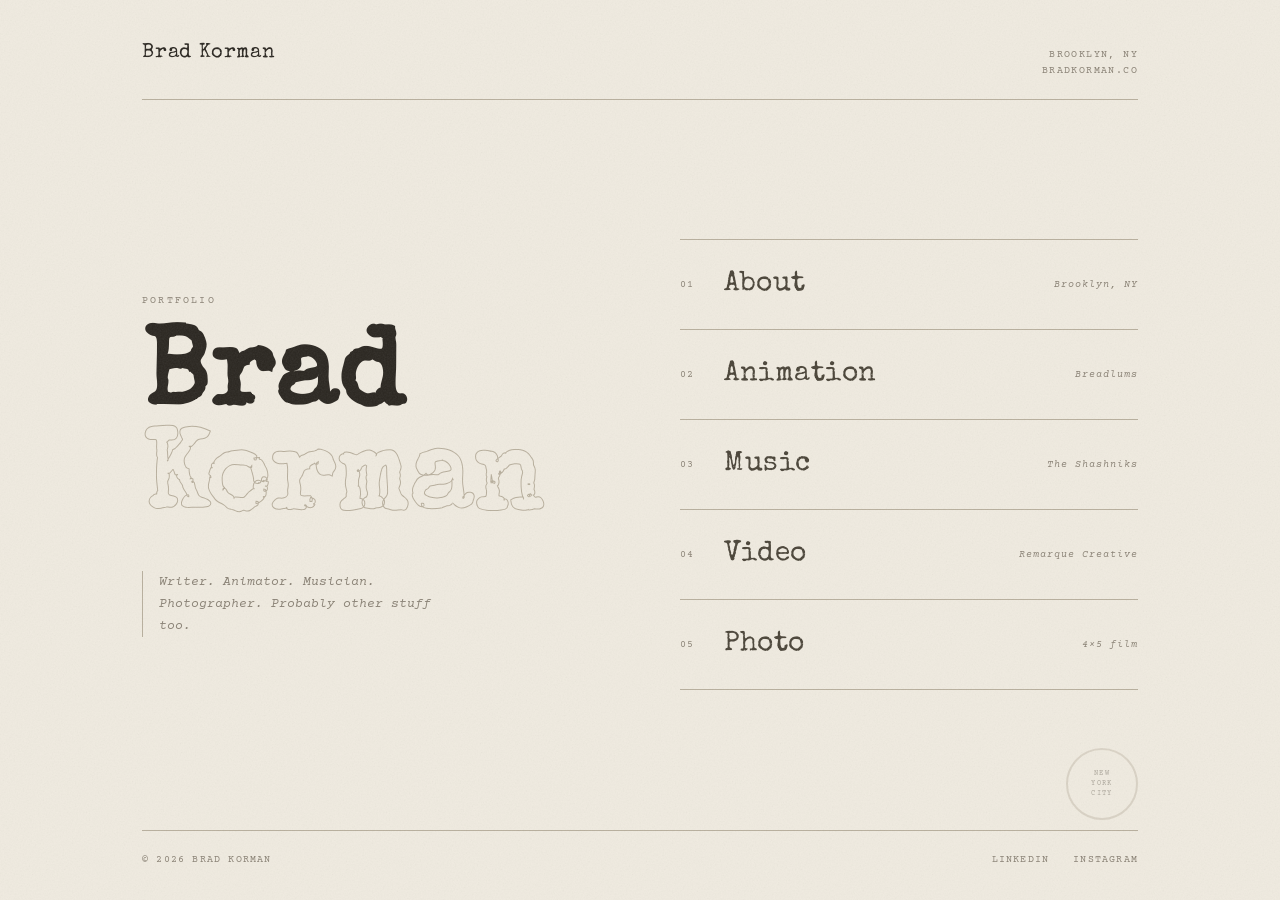
<file: index.html>
<!DOCTYPE html>
<html lang="en">
<head>
  <meta charset="UTF-8">
  <meta name="viewport" content="width=device-width, initial-scale=1.0">
  <meta name="description" content="Brad Korman — Writer, animator, musician, and photographer based in Brooklyn, NY.">
  <title>Brad Korman</title>
  <link rel="preconnect" href="https://fonts.googleapis.com">
  <link rel="preconnect" href="https://fonts.gstatic.com" crossorigin>
  <link href="https://fonts.googleapis.com/css2?family=Special+Elite&family=Courier+Prime:ital,wght@0,400;0,700;1,400&display=swap" rel="stylesheet">
  <link rel="stylesheet" href="style.css">
  <style>
    /* Homepage-specific styles */
    main {
      display: grid;
      grid-template-columns: 1fr 1fr;
      gap: 80px;
      align-items: center;
      padding: 72px 0;
    }

    /* Large display name */
    .headline {
      font-family: 'Special Elite', cursive;
      font-size: clamp(64px, 9vw, 110px);
      line-height: 0.95;
      color: var(--ink);
      letter-spacing: 0.01em;
      margin-bottom: 32px;
    }

    /* Outlined "ghost" version of last name */
    .headline .ghost {
      display: block;
      color: transparent;
      -webkit-text-stroke: 1px var(--rule);
    }

    .eyebrow {
      font-size: 10px;
      letter-spacing: 0.22em;
      color: var(--ink-faint);
      text-transform: uppercase;
      margin-bottom: 20px;
      display: block;
    }

    /* Short tagline beneath the name */
    .tagline {
      font-size: 13px;
      color: var(--ink-faint);
      font-style: italic;
      line-height: 1.7;
      max-width: 320px;
      border-left: 1px solid var(--rule);
      padding-left: 16px;
    }

    /* Navigation list — right column */
    .nav-list {
      list-style: none;
      border-top: 1px solid var(--rule);
    }

    .nav-list li {
      border-bottom: 1px solid var(--rule);
    }

    .nav-list a {
      display: grid;
      grid-template-columns: 28px 1fr auto;
      align-items: center;
      gap: 16px;
      padding: 20px 0;
      text-decoration: none;
      transition: padding-left 0.2s ease;
    }

    .nav-list a:hover {
      padding-left: 6px;
    }

    .nav-list a:hover .nav-label {
      color: var(--ink);
    }

    .nav-num {
      font-size: 10px;
      letter-spacing: 0.12em;
      color: var(--ink-faint);
    }

    .nav-label {
      font-family: 'Special Elite', cursive;
      font-size: 28px;
      color: var(--ink-mid);
      letter-spacing: 0.02em;
      transition: color 0.15s;
    }

    .nav-desc {
      font-size: 10px;
      letter-spacing: 0.1em;
      color: var(--ink-faint);
      font-style: italic;
      text-align: right;
    }

    /* Small decorative stamp — bottom right */
    .stamp {
      position: absolute;
      bottom: 80px;
      right: 52px;
      width: 72px;
      height: 72px;
      border: 2px solid var(--rule);
      border-radius: 50%;
      display: flex;
      flex-direction: column;
      align-items: center;
      justify-content: center;
      gap: 2px;
      opacity: 0.4;
      pointer-events: none;
    }

    .stamp-text {
      font-size: 7px;
      letter-spacing: 0.18em;
      text-transform: uppercase;
      color: var(--ink-mid);
      text-align: center;
      line-height: 1.4;
    }
  </style>
</head>
<body>
  <div class="page">
    <header>
      <a href="index.html" class="site-id">Brad Korman</a>
      <div class="header-tag">
        Brooklyn, NY<br>
        bradkorman.co
      </div>
    </header>

    <main class="fadein home-main">
      <!-- Left: name + tagline -->
      <div>
        <span class="eyebrow">Portfolio</span>
        <h1 class="headline">
          <span>Brad</span>
          <span class="ghost">Korman</span>
        </h1>
        <p class="tagline">Writer. Animator. Musician.<br>Photographer. Probably other stuff too.</p>
      </div>

      <!-- Right: section navigation -->
      <nav aria-label="Main navigation">
        <ul class="nav-list">
          <li>
            <a href="about.html">
              <span class="nav-num">01</span>
              <span class="nav-label">About</span>
              <span class="nav-desc">Brooklyn, NY</span>
            </a>
          </li>
          <li>
            <a href="animation.html">
              <span class="nav-num">02</span>
              <span class="nav-label">Animation</span>
              <span class="nav-desc">Breadlums</span>
            </a>
          </li>
          <li>
            <a href="music.html">
              <span class="nav-num">03</span>
              <span class="nav-label">Music</span>
              <span class="nav-desc">The Shashniks</span>
            </a>
          </li>
          <li>
            <a href="video.html">
              <span class="nav-num">04</span>
              <span class="nav-label">Video</span>
              <span class="nav-desc">Remarque Creative</span>
            </a>
          </li>
          <li>
            <a href="photo.html">
              <span class="nav-num">05</span>
              <span class="nav-label">Photo</span>
              <span class="nav-desc">4×5 film</span>
            </a>
          </li>
        </ul>
      </nav>
    </main>

    <!-- Decorative stamp -->
    <div class="stamp" aria-hidden="true">
      <span class="stamp-text">New<br>York<br>City</span>
    </div>

    <footer>
      <span class="footer-left">© 2026 Brad Korman</span>
      <div class="footer-links">
        <a href="https://www.linkedin.com/in/brad-korman/" target="_blank">LinkedIn</a>
        <a href="https://www.instagram.com/bkfrmbk/" target="_blank">Instagram</a>
      </div>
    </footer>
  </div>
</body>
</html>
</file>
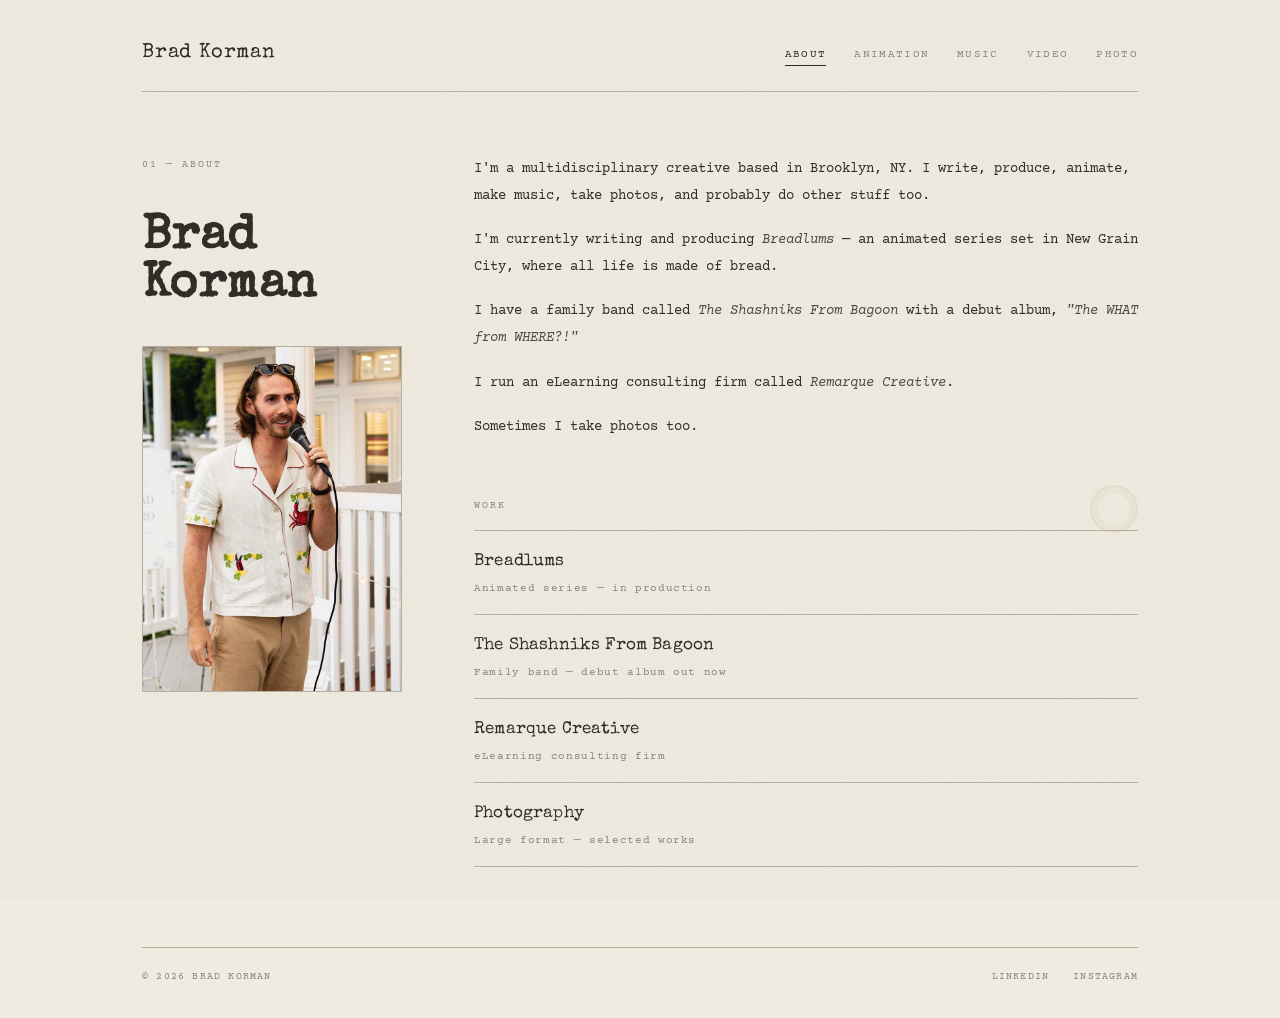
<file: about.html>
<!DOCTYPE html>
<html lang="en">
<head>
  <meta charset="UTF-8">
  <meta name="viewport" content="width=device-width, initial-scale=1.0">
  <meta name="description" content="About Brad Korman — multidisciplinary creative based in Brooklyn, NY.">
  <title>Brad Korman — About</title>
  <link rel="preconnect" href="https://fonts.googleapis.com">
  <link rel="preconnect" href="https://fonts.gstatic.com" crossorigin>
  <link href="https://fonts.googleapis.com/css2?family=Special+Elite&family=Courier+Prime:ital,wght@0,400;0,700;1,400&display=swap" rel="stylesheet">
  <link rel="stylesheet" href="style.css">
  <style>
    main {
      padding: 64px 0 80px;
      display: grid;
      grid-template-columns: 260px 1fr;
      gap: 72px;
      align-items: start;
    }

    /* Photo block — swap img tag in when you have a headshot */
    .photo-block {
      width: 100%;
      aspect-ratio: 3 / 4;
      background: #e0d9cc;
      border: 1px solid var(--rule);
      display: flex;
      flex-direction: column;
      align-items: center;
      justify-content: center;
      gap: 10px;
      position: relative;
      overflow: hidden;
      margin-top: 36px; /* align with right column top */
    }

    /* Dashed inner border for placeholder feel */
    .photo-block::before {
      content: '';
      position: absolute;
      inset: 6px;
      border: 1px dashed var(--ink-faint);
      opacity: 0.4;
    }

    .photo-placeholder-label {
      font-size: 9px;
      letter-spacing: 0.18em;
      color: var(--ink-faint);
      text-transform: uppercase;
      opacity: 0.7;
      position: relative;
      z-index: 1;
    }

    /* To add your headshot later, replace .photo-block contents with:
       <img src="images/headshot.jpg" alt="Brad Korman"
            style="width:100%; height:100%; object-fit:cover; display:block;">
    */

    /* Bio text */
    .bio {
      color: var(--ink);
      font-size: 14px;
      line-height: 1.9;
      margin-bottom: 56px;
    }

    .bio p + p { margin-top: 18px; }

    .bio em {
      font-style: italic;
      color: var(--ink-mid);
    }

    /* Projects list */
    .projects-section {
      position: relative;
    }

    /* Coffee stain — purely decorative */
    .stain {
      display: inline-block;
      width: 48px;
      height: 48px;
      border-radius: 50%;
      border: 2px solid rgba(160,130,80,0.12);
      box-shadow: inset 0 0 0 6px rgba(160,130,80,0.06);
      position: absolute;
      top: -12px;
      right: 0;
      pointer-events: none;
    }

    .projects-label {
      font-size: 10px;
      letter-spacing: 0.2em;
      color: var(--ink-faint);
      text-transform: uppercase;
      margin-bottom: 16px;
    }

    .project-list {
      border-top: 1px solid var(--rule);
    }

    .project-item {
      display: grid;
      grid-template-columns: 1fr auto;
      align-items: center;
      gap: 12px;
      padding: 16px 0;
      border-bottom: 1px solid var(--rule);
      text-decoration: none;
      transition: padding-left 0.15s;
    }

    .project-item:hover { padding-left: 4px; }
    .project-item:hover .project-name { color: var(--ink-mid); }
    .project-item:hover .project-arrow { opacity: 1; }

    .project-name {
      font-family: 'Special Elite', cursive;
      font-size: 17px;
      color: var(--ink);
      display: block;
      margin-bottom: 2px;
      transition: color 0.15s;
      letter-spacing: 0.01em;
    }

    .project-desc {
      font-size: 11px;
      letter-spacing: 0.06em;
      color: var(--ink-faint);
      display: block;
    }

    .project-arrow {
      font-size: 12px;
      color: var(--ink-mid);
      opacity: 0;
      transition: opacity 0.15s;
    }
  </style>
</head>
<body>
  <div class="page">
    <header>
      <a href="index.html" class="site-id">Brad Korman</a>
      <nav class="top-nav" aria-label="Site navigation">
        <a href="about.html" class="active">About</a>
        <a href="animation.html">Animation</a>
        <a href="music.html">Music</a>
        <a href="video.html">Video</a>
        <a href="photo.html">Photo</a>
      </nav>
    </header>

    <main class="fadein about-main">
      <!-- Left column: label, name, photo -->
      <div>
        <span class="page-label">01 — About</span>
        <h1 class="page-title">Brad<br>Korman</h1>
        <img src="images/headshot.jpg" alt="Brad Korman"
             style="width:100%; aspect-ratio:3/4; object-fit:cover; display:block; border:1px solid var(--rule); margin-top: 36px;">
      </div>

      <!-- Right column: bio + project list -->
      <div>
        <div class="bio">
          <p>I'm a multidisciplinary creative based in Brooklyn, NY. I write, produce, animate, make music, take photos, and probably do other stuff too.</p>
          <p>I'm currently writing and producing <em>Breadlums</em> — an animated series set in New Grain City, where all life is made of bread.</p>
          <p>I have a family band called <em>The Shashniks From Bagoon</em> with a debut album, <em>"The WHAT from WHERE?!"</em></p>
          <p>I run an eLearning consulting firm called <em>Remarque Creative</em>.</p>
          <p>Sometimes I take photos too.</p>
        </div>

        <div class="projects-section">
          <div class="stain" aria-hidden="true"></div>
          <p class="projects-label">Work</p>
          <div class="project-list">
            <a href="animation.html" class="project-item">
              <div>
                <span class="project-name">Breadlums</span>
                <span class="project-desc">Animated series — in production</span>
              </div>
              <span class="project-arrow">↗</span>
            </a>
            <a href="music.html" class="project-item">
              <div>
                <span class="project-name">The Shashniks From Bagoon</span>
                <span class="project-desc">Family band — debut album out now</span>
              </div>
              <span class="project-arrow">↗</span>
            </a>
            <a href="https://remarque-creative.com" target="_blank" class="project-item">
              <div>
                <span class="project-name">Remarque Creative</span>
                <span class="project-desc">eLearning consulting firm</span>
              </div>
              <span class="project-arrow">↗</span>
            </a>
            <a href="photo.html" class="project-item">
              <div>
                <span class="project-name">Photography</span>
                <span class="project-desc">Large format — selected works</span>
              </div>
              <span class="project-arrow">↗</span>
            </a>
          </div>
        </div>
      </div>
    </main>

    <footer>
      <span class="footer-left">© 2026 Brad Korman</span>
      <div class="footer-links">
        <a href="https://www.linkedin.com/in/brad-korman/" target="_blank">LinkedIn</a>
        <a href="https://www.instagram.com/bkfrmbk/" target="_blank">Instagram</a>
      </div>
    </footer>
  </div>
</body>
</html>
</file>
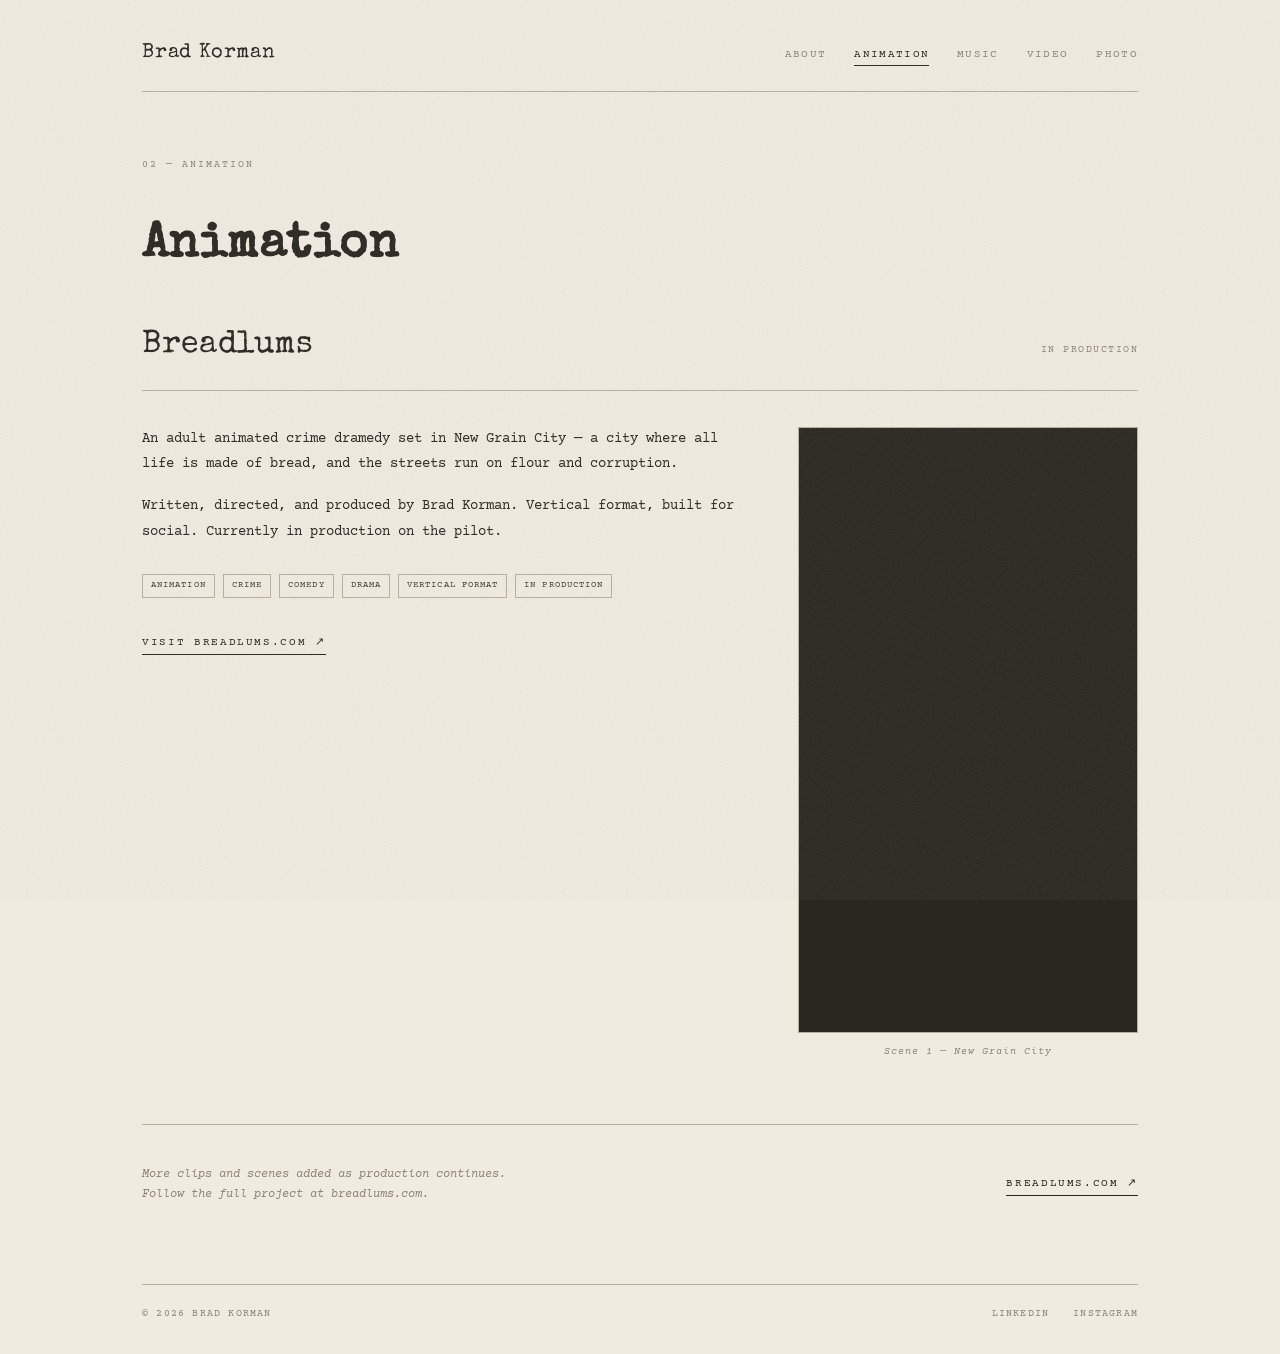
<file: animation.html>
<!DOCTYPE html>
<html lang="en">
<head>
  <meta charset="UTF-8">
  <meta name="viewport" content="width=device-width, initial-scale=1.0">
  <meta name="description" content="Breadlums — animated series by Brad Korman, set in New Grain City.">
  <title>Brad Korman — Animation</title>
  <link rel="preconnect" href="https://fonts.googleapis.com">
  <link rel="preconnect" href="https://fonts.gstatic.com" crossorigin>
  <link href="https://fonts.googleapis.com/css2?family=Special+Elite&family=Courier+Prime:ital,wght@0,400;0,700;1,400&display=swap" rel="stylesheet">
  <link rel="stylesheet" href="style.css">
  <style>
    main {
      padding: 64px 0 80px;
    }

    .page-header {
      display: flex;
      justify-content: space-between;
      align-items: baseline;
      margin-bottom: 48px;
    }

    /* Project title row */
    .project-header {
      display: flex;
      justify-content: space-between;
      align-items: baseline;
      padding-bottom: 16px;
      border-bottom: 1px solid var(--rule);
      margin-bottom: 36px;
    }

    .project-name {
      font-family: 'Special Elite', cursive;
      font-size: 32px;
      color: var(--ink);
      letter-spacing: 0.02em;
    }

    .project-status {
      font-size: 10px;
      letter-spacing: 0.15em;
      color: var(--ink-faint);
      text-transform: uppercase;
    }

    /* Two-column layout: info left, video right — desktop only */
    @media (min-width: 769px) {
      .video-layout {
        display: grid;
        grid-template-columns: 1fr 340px;
        gap: 52px;
        align-items: start;
        margin-bottom: 64px;
      }
    }

    .project-desc {
      font-size: 14px;
      line-height: 1.85;
      color: var(--ink);
      margin-bottom: 28px;
    }

    .project-desc p + p { margin-top: 16px; }
    .project-desc em { font-style: italic; color: var(--ink-mid); }

    .project-tags {
      display: flex;
      flex-wrap: wrap;
      gap: 8px;
      margin-bottom: 32px;
    }

    /* Vertical (9:16) video embed container */
    .video-wrap {
      position: relative;
      width: 100%;
      padding-top: 177.78%; /* 9:16 aspect ratio */
      background: #2a2620;
      border: 1px solid var(--rule);
      overflow: hidden;
    }

    .video-wrap iframe {
      position: absolute;
      inset: 0;
      width: 100%;
      height: 100%;
      border: none;
    }

    .video-caption {
      font-size: 10px;
      letter-spacing: 0.1em;
      color: var(--ink-faint);
      margin-top: 10px;
      text-align: center;
      font-style: italic;
    }

    /* To add more clips, duplicate the .video-layout block above.
       Just swap in the new Vimeo video ID in the iframe src. */

    .more-section {
      border-top: 1px solid var(--rule);
      padding-top: 40px;
      display: flex;
      justify-content: space-between;
      align-items: center;
    }

    .more-text {
      font-size: 12px;
      color: var(--ink-faint);
      font-style: italic;
      line-height: 1.6;
    }
  </style>
</head>
<body>
  <div class="page">
    <header>
      <a href="index.html" class="site-id">Brad Korman</a>
      <nav class="top-nav" aria-label="Site navigation">
        <a href="about.html">About</a>
        <a href="animation.html" class="active">Animation</a>
        <a href="music.html">Music</a>
        <a href="video.html">Video</a>
        <a href="photo.html">Photo</a>
      </nav>
    </header>

    <main class="fadein animation-main">
      <div class="page-header">
        <span class="page-label" style="margin-bottom:0;">02 — Animation</span>
      </div>

      <h1 class="page-title" style="margin-bottom: 48px;">Animation</h1>

      <!-- Breadlums -->
      <div class="project-header">
        <span class="project-name">Breadlums</span>
        <span class="project-status">In production</span>
      </div>

      <div class="video-layout">
        <div>
          <div class="project-desc">
            <p>An adult animated crime dramedy set in New Grain City — a city where all life is made of bread, and the streets run on flour and corruption.</p>
            <p>Written, directed, and produced by Brad Korman. Vertical format, built for social. Currently in production on the pilot.</p>
          </div>

          <div class="project-tags">
            <span class="tag">Animation</span>
            <span class="tag">Crime</span>
            <span class="tag">Comedy</span>
            <span class="tag">Drama</span>
            <span class="tag">Vertical Format</span>
            <span class="tag">In Production</span>
          </div>

          <a href="https://breadlums.com" target="_blank" class="visit-link">Visit breadlums.com ↗</a>
        </div>

        <div>
          <!-- Vimeo embed — Scene 1
               To add more clips: duplicate this block and change the video ID in the src URL -->
          <div class="video-wrap">
            <iframe
              src="https://player.vimeo.com/video/1188557673?h=fc3af0ffd4&badge=0&autopause=0&player_id=0&app_id=58479"
              allow="autoplay; fullscreen; picture-in-picture"
              title="Breadlums — Scene 1">
            </iframe>
          </div>
          <p class="video-caption">Scene 1 — New Grain City</p>
        </div>
      </div>

      <div class="more-section">
        <p class="more-text">More clips and scenes added as production continues.<br>Follow the full project at breadlums.com.</p>
        <a href="https://breadlums.com" target="_blank" class="visit-link">breadlums.com ↗</a>
      </div>
    </main>

    <footer>
      <span class="footer-left">© 2026 Brad Korman</span>
      <div class="footer-links">
        <a href="https://www.linkedin.com/in/brad-korman/" target="_blank">LinkedIn</a>
        <a href="https://www.instagram.com/bkfrmbk/" target="_blank">Instagram</a>
      </div>
    </footer>
  </div>
</body>
</html>
</file>
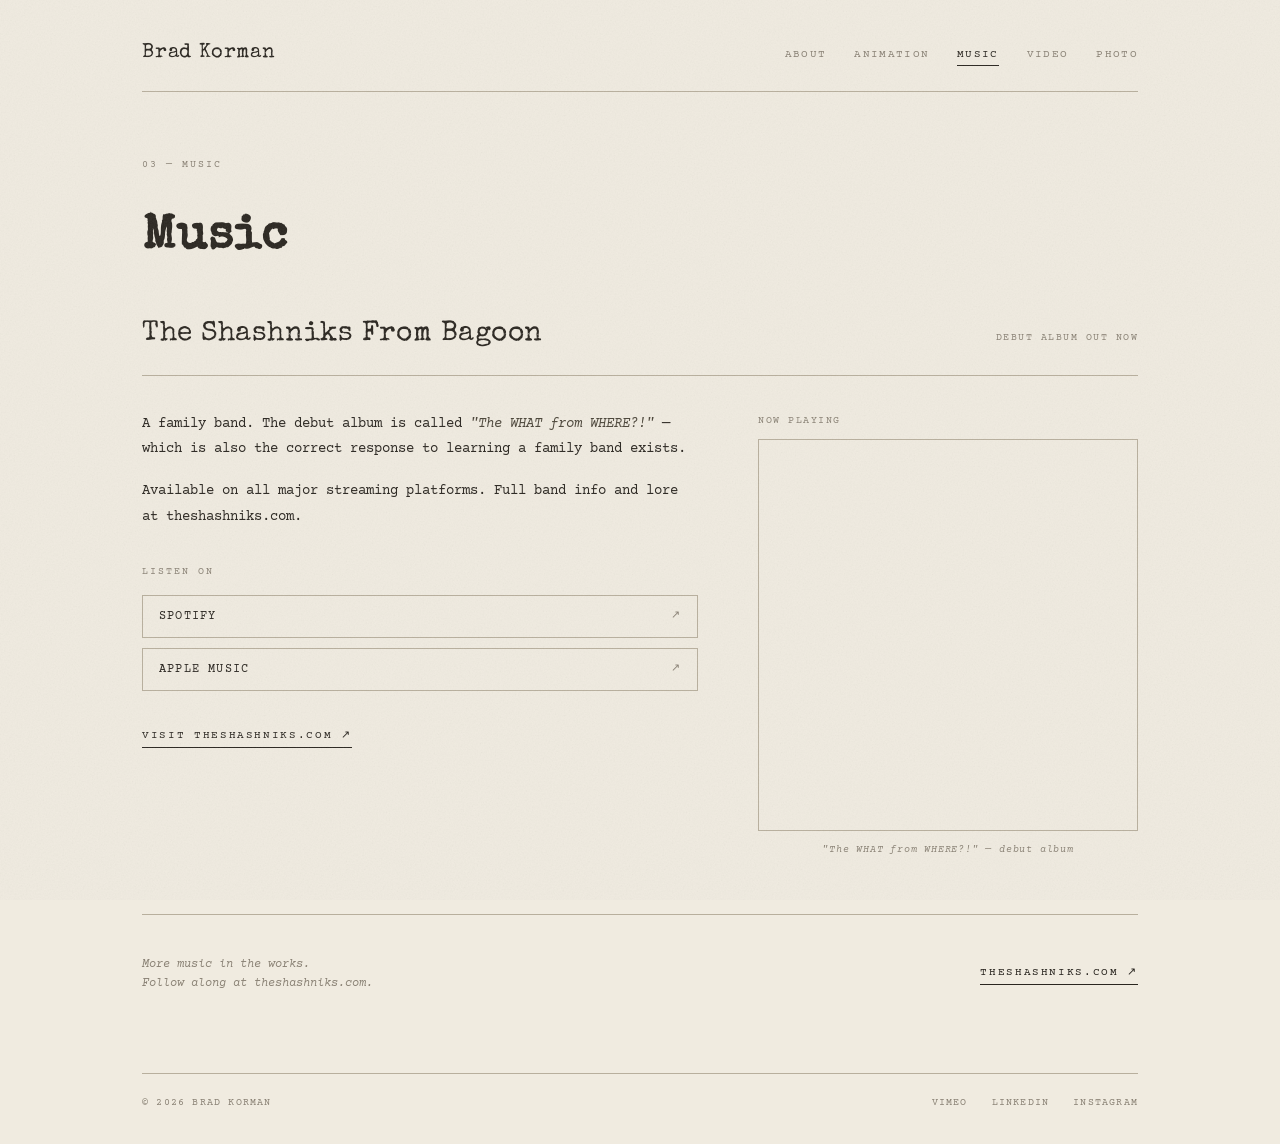
<file: music.html>
<!DOCTYPE html>
<html lang="en">
<head>
  <meta charset="UTF-8">
  <meta name="viewport" content="width=device-width, initial-scale=1.0">
  <meta name="description" content="The Shashniks From Bagoon — family band by Brad Korman. Debut album out now.">
  <title>Brad Korman — Music</title>
  <link rel="preconnect" href="https://fonts.googleapis.com">
  <link rel="preconnect" href="https://fonts.gstatic.com" crossorigin>
  <link href="https://fonts.googleapis.com/css2?family=Special+Elite&family=Courier+Prime:ital,wght@0,400;0,700;1,400&display=swap" rel="stylesheet">
  <link rel="stylesheet" href="style.css">
  <style>
    main {
      padding: 64px 0 80px;
    }

    .project-header {
      display: flex;
      justify-content: space-between;
      align-items: baseline;
      padding-bottom: 16px;
      border-bottom: 1px solid var(--rule);
      margin-bottom: 36px;
    }

    .project-name {
      font-family: 'Special Elite', cursive;
      font-size: 28px;
      color: var(--ink);
      letter-spacing: 0.02em;
    }

    .project-status {
      font-size: 10px;
      letter-spacing: 0.15em;
      color: var(--ink-faint);
      text-transform: uppercase;
    }

    /* Two-column layout: info left, Spotify right — desktop only */
    @media (min-width: 769px) {
      .content-layout {
        display: grid;
        grid-template-columns: 1fr 380px;
        gap: 60px;
        align-items: start;
        margin-bottom: 56px;
      }
    }

    .project-desc {
      font-size: 14px;
      line-height: 1.85;
      color: var(--ink);
      margin-bottom: 32px;
    }

    .project-desc p + p { margin-top: 16px; }
    .project-desc em { font-style: italic; color: var(--ink-mid); }

    .stream-label {
      font-size: 10px;
      letter-spacing: 0.2em;
      color: var(--ink-faint);
      text-transform: uppercase;
      margin-bottom: 14px;
    }

    .stream-links {
      display: flex;
      flex-direction: column;
      gap: 10px;
      margin-bottom: 32px;
    }

    /* Streaming platform buttons */
    .stream-link {
      display: flex;
      align-items: center;
      gap: 10px;
      font-size: 12px;
      letter-spacing: 0.1em;
      text-transform: uppercase;
      color: var(--ink);
      text-decoration: none;
      border: 1px solid var(--rule);
      padding: 10px 16px;
      transition: border-color 0.15s, color 0.15s;
    }

    .stream-link:hover {
      border-color: var(--ink-mid);
      color: var(--ink-mid);
    }

    .stream-link .link-arrow {
      margin-left: auto;
      color: var(--ink-faint);
      font-size: 11px;
    }

    /* Spotify embed column */
    .spotify-label {
      font-size: 10px;
      letter-spacing: 0.15em;
      color: var(--ink-faint);
      text-transform: uppercase;
      margin-bottom: 10px;
    }

    .spotify-wrap {
      border: 1px solid var(--rule);
      overflow: hidden;
    }

    .album-note {
      font-size: 10px;
      letter-spacing: 0.08em;
      color: var(--ink-faint);
      font-style: italic;
      margin-top: 10px;
      text-align: center;
    }

    .more-section {
      border-top: 1px solid var(--rule);
      padding-top: 40px;
      display: flex;
      justify-content: space-between;
      align-items: center;
    }

    .more-text {
      font-size: 12px;
      color: var(--ink-faint);
      font-style: italic;
      line-height: 1.6;
    }
  </style>
</head>
<body>
  <div class="page">
    <header>
      <a href="index.html" class="site-id">Brad Korman</a>
      <nav class="top-nav" aria-label="Site navigation">
        <a href="about.html">About</a>
        <a href="animation.html">Animation</a>
        <a href="music.html" class="active">Music</a>
        <a href="video.html">Video</a>
        <a href="photo.html">Photo</a>
      </nav>
    </header>

    <main class="fadein music-main">
      <span class="page-label">03 — Music</span>
      <h1 class="page-title" style="margin-bottom: 48px;">Music</h1>

      <div class="project-header">
        <span class="project-name">The Shashniks From Bagoon</span>
        <span class="project-status">Debut album out now</span>
      </div>

      <div class="content-layout">
        <!-- Left: description + streaming links -->
        <div>
          <div class="project-desc">
            <p>A family band. The debut album is called <em>"The WHAT from WHERE?!"</em> — which is also the correct response to learning a family band exists.</p>
            <p>Available on all major streaming platforms. Full band info and lore at theshashniks.com.</p>
          </div>

          <p class="stream-label">Listen on</p>
          <div class="stream-links">
            <a href="https://open.spotify.com/artist/6OG6WhGCvE1E6Muc3ZsvR2" target="_blank" class="stream-link">
              Spotify
              <span class="link-arrow">↗</span>
            </a>
            <a href="https://music.apple.com/us/artist/the-shashniks-from-bagoon/1738287698" target="_blank" class="stream-link">
              Apple Music
              <span class="link-arrow">↗</span>
            </a>
          </div>

          <a href="https://theshashniks.com" target="_blank" class="visit-link">Visit theshashniks.com ↗</a>
        </div>

        <!-- Right: Spotify embed -->
        <div>
          <p class="spotify-label">Now playing</p>
          <div class="spotify-wrap">
            <iframe
              src="https://open.spotify.com/embed/artist/6OG6WhGCvE1E6Muc3ZsvR2?utm_source=generator&theme=0"
              width="100%"
              height="380"
              frameborder="0"
              allowfullscreen=""
              allow="autoplay; clipboard-write; encrypted-media; fullscreen; picture-in-picture"
              loading="lazy"
              title="The Shashniks From Bagoon on Spotify">
            </iframe>
          </div>
          <p class="album-note">"The WHAT from WHERE?!" — debut album</p>
        </div>
      </div>

      <div class="more-section">
        <p class="more-text">More music in the works.<br>Follow along at theshashniks.com.</p>
        <a href="https://theshashniks.com" target="_blank" class="visit-link">theshashniks.com ↗</a>
      </div>
    </main>

    <footer>
      <span class="footer-left">© 2026 Brad Korman</span>
      <div class="footer-links">
        <a href="https://vimeo.com/remarquecreative" target="_blank">Vimeo</a>
        <a href="https://www.linkedin.com/in/brad-korman/" target="_blank">LinkedIn</a>
        <a href="https://www.instagram.com/bkfrmbk/" target="_blank">Instagram</a>
      </div>
    </footer>
  </div>
</body>
</html>
</file>
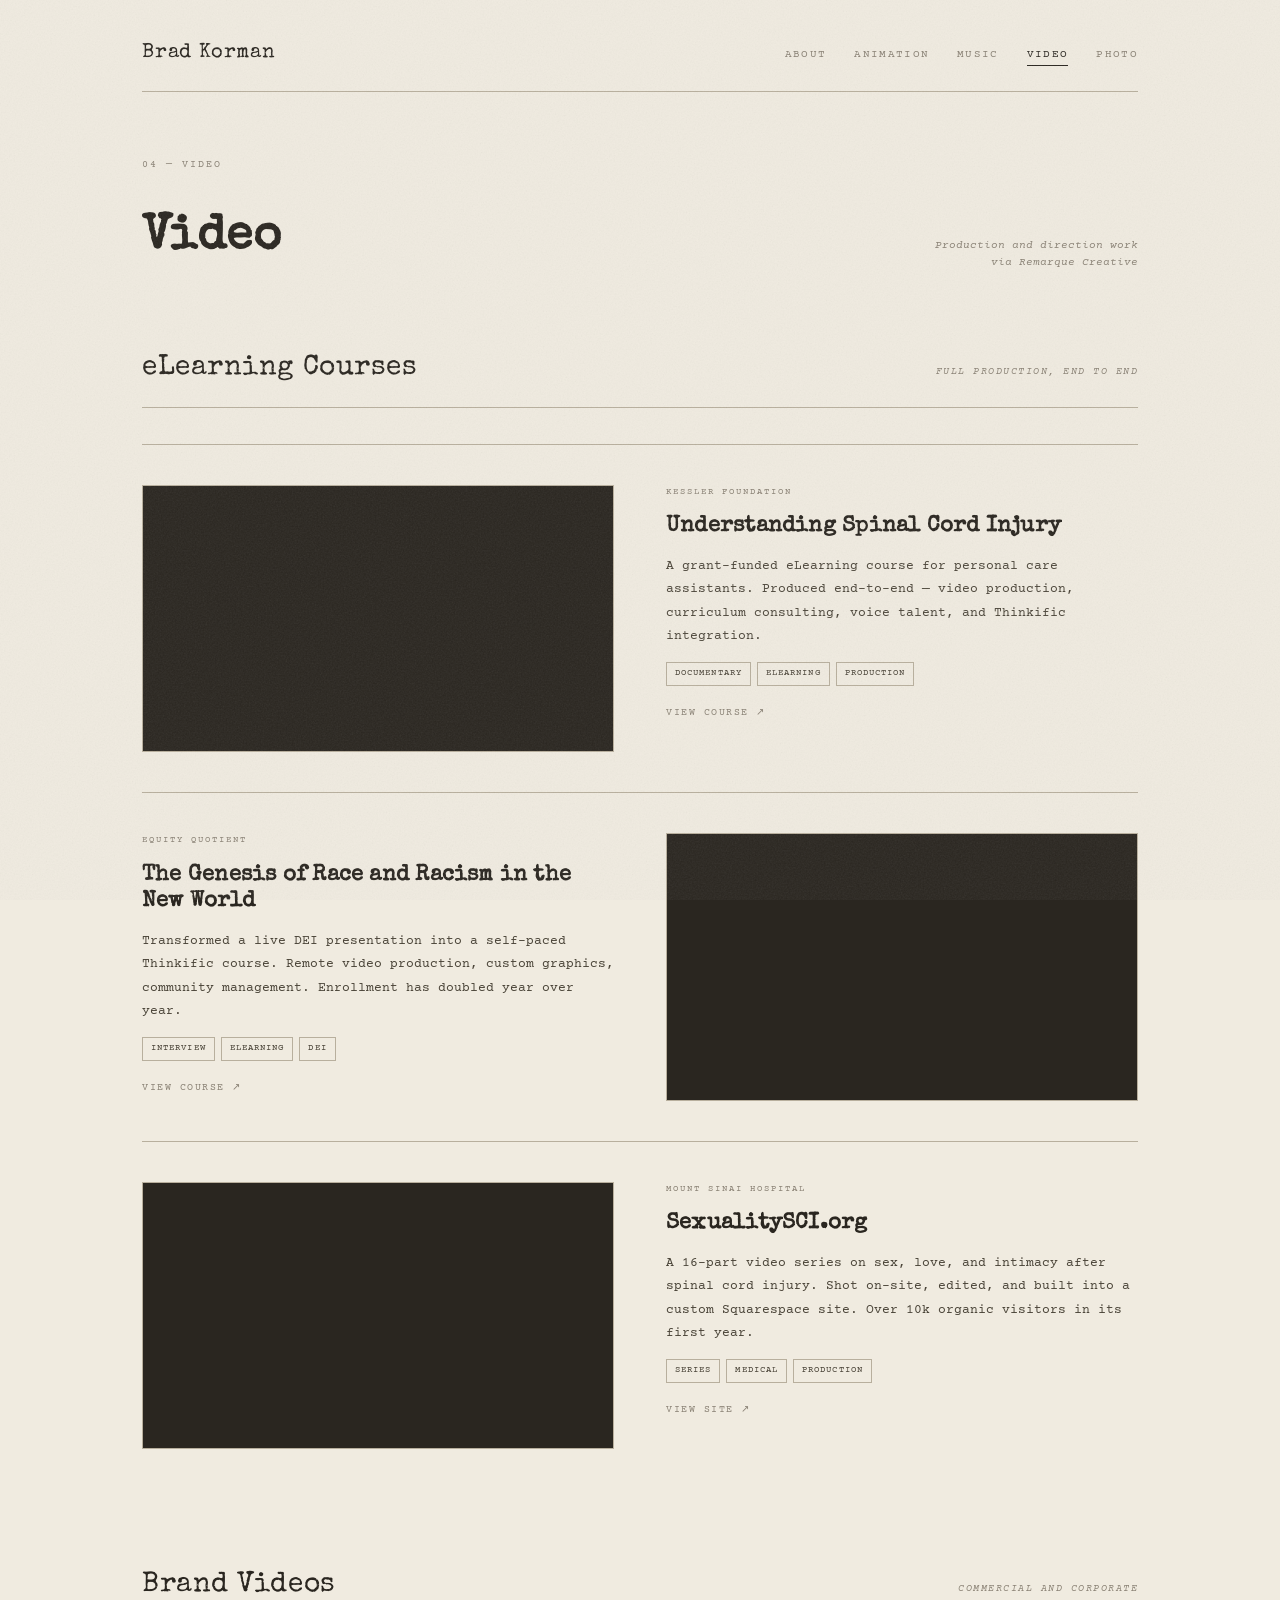
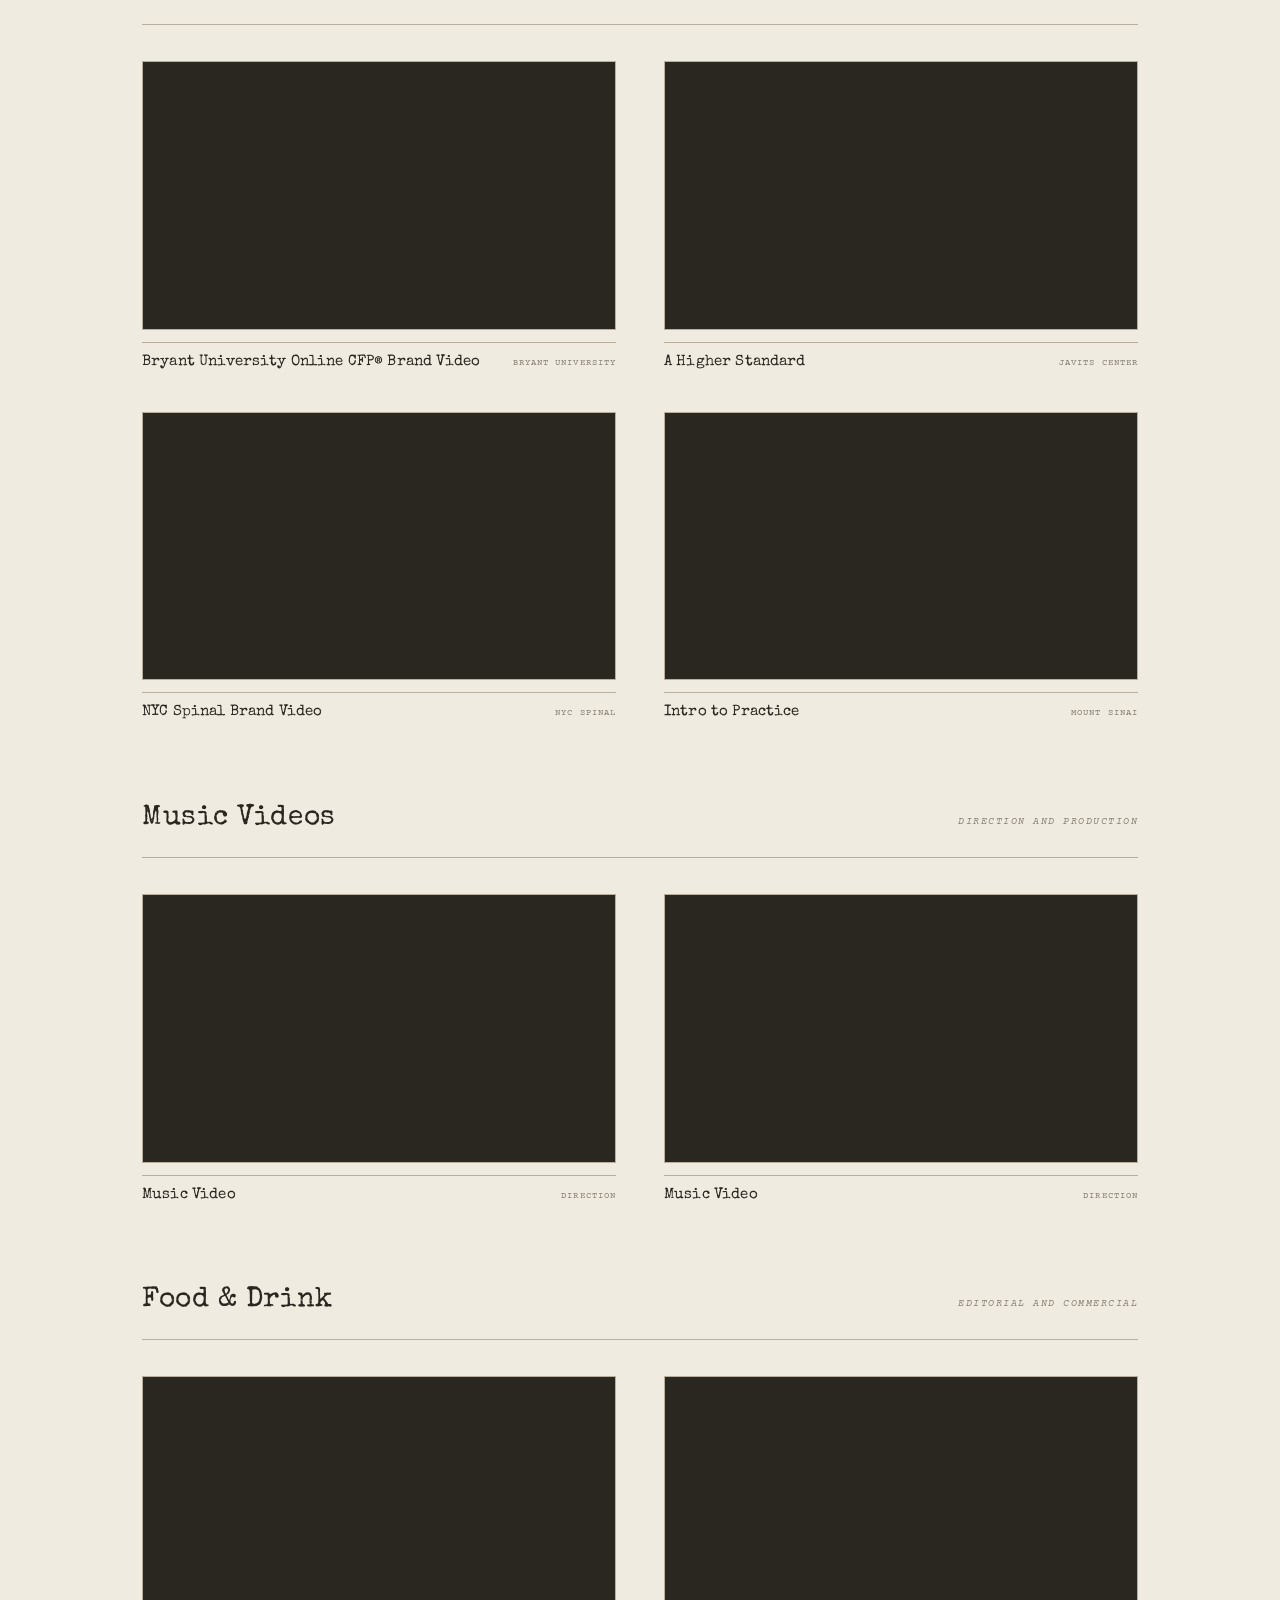
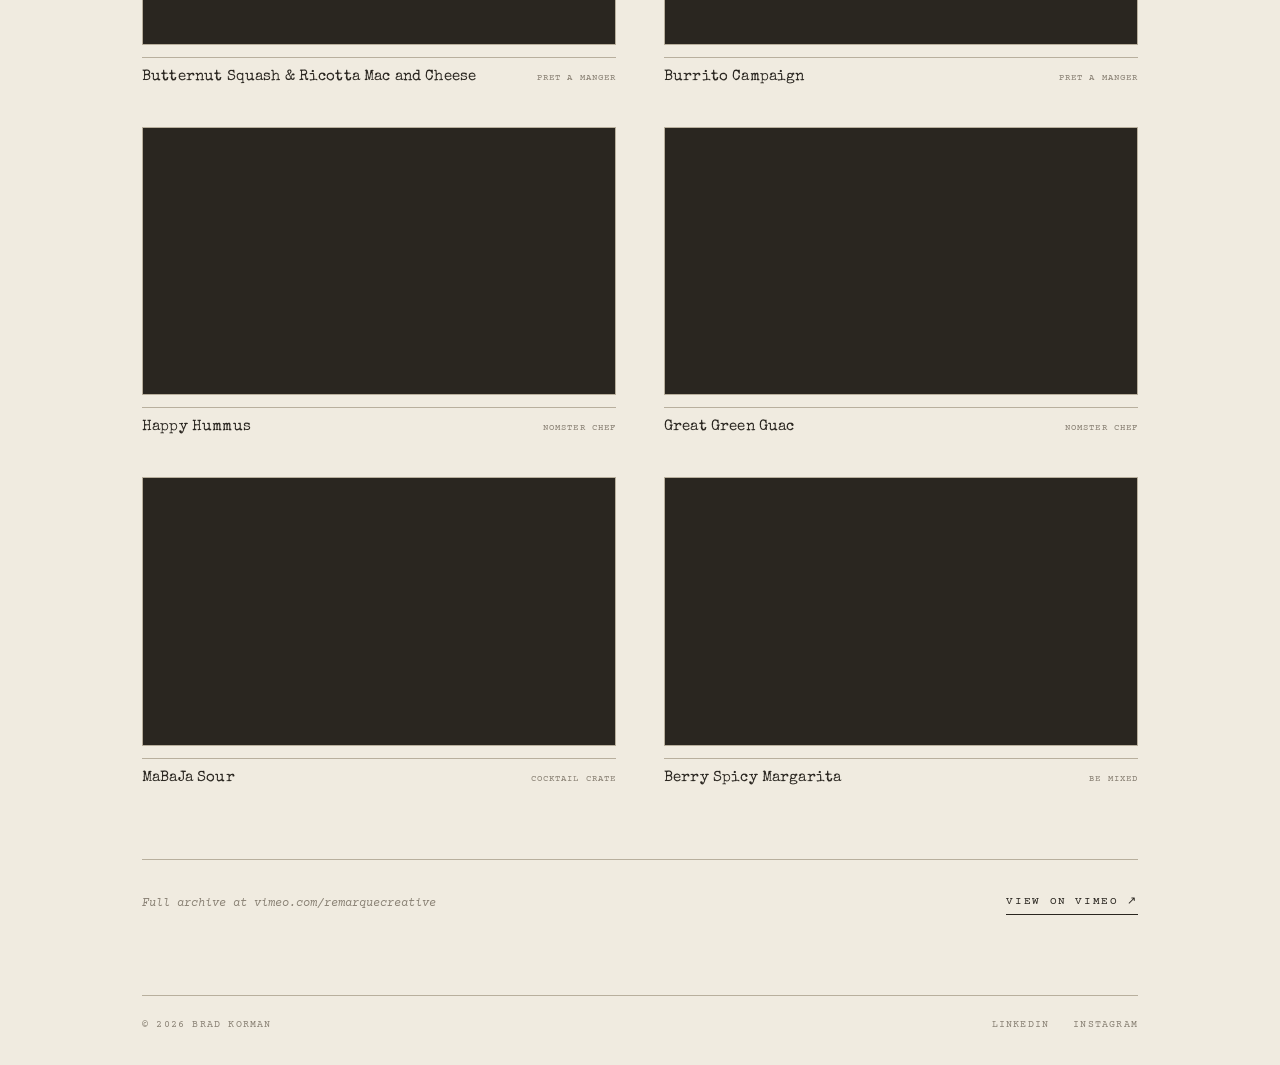
<file: video.html>
<!DOCTYPE html>
<html lang="en">
<head>
  <meta charset="UTF-8">
  <meta name="viewport" content="width=device-width, initial-scale=1.0">
  <meta name="description" content="Video production and direction work by Brad Korman via Remarque Creative.">
  <title>Brad Korman — Video</title>
  <link rel="preconnect" href="https://fonts.googleapis.com">
  <link rel="preconnect" href="https://fonts.gstatic.com" crossorigin>
  <link href="https://fonts.googleapis.com/css2?family=Special+Elite&family=Courier+Prime:ital,wght@0,400;0,700;1,400&display=swap" rel="stylesheet">
  <link rel="stylesheet" href="style.css">
  <style>
    main { padding: 64px 0 80px; }

    .page-header {
      display: flex;
      justify-content: space-between;
      align-items: baseline;
      margin-bottom: 48px;
    }

    .page-context {
      font-size: 11px;
      color: var(--ink-faint);
      font-style: italic;
      text-align: right;
      line-height: 1.6;
    }

    /* Section headers */
    .section-header {
      display: flex;
      justify-content: space-between;
      align-items: baseline;
      padding-bottom: 14px;
      border-bottom: 1px solid var(--rule);
      margin-bottom: 36px;
      margin-top: 72px;
    }

    .section-header:first-of-type { margin-top: 0; }

    .section-title {
      font-family: 'Special Elite', cursive;
      font-size: 28px;
      color: var(--ink);
      letter-spacing: 0.02em;
    }

    .section-note {
      font-size: 10px;
      letter-spacing: 0.15em;
      color: var(--ink-faint);
      text-transform: uppercase;
      font-style: italic;
    }

    /* eLearning — alternating layout (desktop only) */
    @media (min-width: 769px) {
      .video-entry {
        display: grid;
        grid-template-columns: 1fr 1fr;
        gap: 52px;
        align-items: start;
        padding: 40px 0;
        border-top: 1px solid var(--rule);
      }

      .video-entry:last-of-type {
        border-bottom: 1px solid var(--rule);
      }

      .video-entry.flip { direction: rtl; }
      .video-entry.flip > * { direction: ltr; }
    }

    .video-wrap {
      position: relative;
      width: 100%;
      padding-top: 56.25%;
      background: #2a2620;
      overflow: hidden;
      border: 1px solid var(--rule);
    }

    .video-wrap iframe {
      position: absolute;
      inset: 0;
      width: 100%;
      height: 100%;
      border: none;
    }

    .video-info {
      display: flex;
      flex-direction: column;
      justify-content: center;
      gap: 14px;
    }

    .video-client {
      font-size: 9px;
      letter-spacing: 0.22em;
      color: var(--ink-faint);
      text-transform: uppercase;
    }

    .video-title {
      font-family: 'Special Elite', cursive;
      font-size: 22px;
      color: var(--ink);
      line-height: 1.2;
      letter-spacing: 0.01em;
    }

    .video-desc {
      font-size: 13px;
      line-height: 1.8;
      color: var(--ink-mid);
    }

    .video-tags { display: flex; flex-wrap: wrap; gap: 6px; }

    .video-link {
      display: inline-flex;
      align-items: center;
      gap: 6px;
      font-size: 10px;
      letter-spacing: 0.15em;
      text-transform: uppercase;
      color: var(--ink-faint);
      text-decoration: none;
      margin-top: 4px;
      transition: color 0.15s;
      align-self: flex-start;
    }
    .video-link:hover { color: var(--ink); }

    /* Grid sections (desktop only) */
    @media (min-width: 769px) {
      .video-grid {
        display: grid;
        grid-template-columns: repeat(2, 1fr);
        gap: 40px 48px;
      }
    }

    .grid-item {}

    .grid-video-wrap {
      position: relative;
      width: 100%;
      padding-top: 56.25%;
      background: #2a2620;
      overflow: hidden;
      border: 1px solid var(--rule);
      margin-bottom: 12px;
    }

    .grid-video-wrap iframe {
      position: absolute;
      inset: 0;
      width: 100%;
      height: 100%;
      border: none;
    }

    .grid-caption {
      display: flex;
      justify-content: space-between;
      align-items: baseline;
      padding-top: 10px;
      border-top: 1px solid var(--rule);
      gap: 12px;
    }

    .grid-title {
      font-family: 'Special Elite', cursive;
      font-size: 15px;
      color: var(--ink);
      letter-spacing: 0.01em;
      line-height: 1.2;
    }

    .grid-client {
      font-size: 9px;
      letter-spacing: 0.12em;
      color: var(--ink-faint);
      text-transform: uppercase;
      white-space: nowrap;
      flex-shrink: 0;
    }

    .archive-note {
      display: flex;
      justify-content: space-between;
      align-items: center;
      margin-top: 72px;
      padding-top: 32px;
      border-top: 1px solid var(--rule);
    }

    .archive-text {
      font-size: 12px;
      color: var(--ink-faint);
      font-style: italic;
      line-height: 1.6;
    }

    /* Mobile */
    @media (max-width: 768px) {
      .page-header { flex-direction: column; gap: 8px; align-items: flex-start; }

      .video-entry,
      .video-entry.flip {
        display: flex;
        flex-direction: column;
        direction: ltr;
        gap: 24px;
        padding: 32px 0;
        border-top: 1px solid var(--rule);
        min-width: 0;
      }

      .video-entry:last-of-type { border-bottom: 1px solid var(--rule); }

      .video-entry > *,
      .video-entry.flip > * {
        direction: ltr;
        width: 100%;
        min-width: 0;
      }

      .video-title { font-size: 18px; }

      .video-grid {
        display: flex;
        flex-direction: column;
        gap: 40px;
      }

      .video-grid > * {
        width: 100%;
        min-width: 0;
      }

      /* Long titles wrap properly */
      .grid-caption {
        flex-wrap: wrap;
        gap: 6px 12px;
      }

      .grid-title { font-size: 14px; }

      .archive-note { flex-direction: column; gap: 16px; align-items: flex-start; margin-top: 48px; }
      .section-header { margin-top: 52px; }
    }
  </style>
</head>
<body>
  <div class="page">
    <header>
      <a href="index.html" class="site-id">Brad Korman</a>
      <nav class="top-nav" aria-label="Site navigation">
        <a href="about.html">About</a>
        <a href="animation.html">Animation</a>
        <a href="music.html">Music</a>
        <a href="video.html" class="active">Video</a>
        <a href="photo.html">Photo</a>
      </nav>
    </header>

    <main class="fadein video-main">
      <span class="page-label">04 — Video</span>
      <div class="page-header">
        <h1 class="page-title">Video</h1>
        <p class="page-context">Production and direction work<br>via Remarque Creative</p>
      </div>

      <!-- eLEARNING COURSES -->
      <div class="section-header">
        <span class="section-title">eLearning Courses</span>
        <span class="section-note">Full production, end to end</span>
      </div>

      <div class="video-entry">
        <div class="video-wrap">
          <iframe src="https://player.vimeo.com/video/746995307?badge=0&autopause=0&player_id=0&app_id=58479"
            allow="autoplay; fullscreen; picture-in-picture"
            title="Kessler Foundation — Understanding Spinal Cord Injury"></iframe>
        </div>
        <div class="video-info">
          <span class="video-client">Kessler Foundation</span>
          <h2 class="video-title">Understanding Spinal Cord Injury</h2>
          <p class="video-desc">A grant-funded eLearning course for personal care assistants. Produced end-to-end — video production, curriculum consulting, voice talent, and Thinkific integration.</p>
          <div class="video-tags">
            <span class="tag">Documentary</span>
            <span class="tag">eLearning</span>
            <span class="tag">Production</span>
          </div>
          <a href="https://www.kflearn.org/courses/understanding-spinal-cord-injury" target="_blank" class="video-link">View course ↗</a>
        </div>
      </div>

      <div class="video-entry flip">
        <div class="video-wrap">
          <iframe src="https://player.vimeo.com/video/701883151?badge=0&autopause=0&player_id=0&app_id=58479"
            allow="autoplay; fullscreen; picture-in-picture"
            title="Equity Quotient — Genesis of Race and Racism"></iframe>
        </div>
        <div class="video-info">
          <span class="video-client">Equity Quotient</span>
          <h2 class="video-title">The Genesis of Race and Racism in the New World</h2>
          <p class="video-desc">Transformed a live DEI presentation into a self-paced Thinkific course. Remote video production, custom graphics, community management. Enrollment has doubled year over year.</p>
          <div class="video-tags">
            <span class="tag">Interview</span>
            <span class="tag">eLearning</span>
            <span class="tag">DEI</span>
          </div>
          <a href="https://equity-quotient.thinkific.com/" target="_blank" class="video-link">View course ↗</a>
        </div>
      </div>

      <div class="video-entry">
        <div class="video-wrap">
          <iframe src="https://player.vimeo.com/video/262124868?badge=0&autopause=0&player_id=0&app_id=58479"
            allow="autoplay; fullscreen; picture-in-picture"
            title="Mount Sinai — SexualitySCI"></iframe>
        </div>
        <div class="video-info">
          <span class="video-client">Mount Sinai Hospital</span>
          <h2 class="video-title">SexualitySCI.org</h2>
          <p class="video-desc">A 16-part video series on sex, love, and intimacy after spinal cord injury. Shot on-site, edited, and built into a custom Squarespace site. Over 10k organic visitors in its first year.</p>
          <div class="video-tags">
            <span class="tag">Series</span>
            <span class="tag">Medical</span>
            <span class="tag">Production</span>
          </div>
          <a href="https://www.sexualitysci.org/" target="_blank" class="video-link">View site ↗</a>
        </div>
      </div>

      <!-- BRAND VIDEOS -->
      <div class="section-header">
        <span class="section-title">Brand Videos</span>
        <span class="section-note">Commercial and corporate</span>
      </div>

      <div class="video-grid">
        <div class="grid-item">
          <div class="grid-video-wrap">
            <iframe src="https://player.vimeo.com/video/252420715?badge=0&autopause=0&player_id=0&app_id=58479"
              allow="autoplay; fullscreen; picture-in-picture"
              title="Bryant University Online CFP Brand Video"></iframe>
          </div>
          <div class="grid-caption">
            <span class="grid-title">Bryant University Online CFP® Brand Video</span>
            <span class="grid-client">Bryant University</span>
          </div>
        </div>

        <div class="grid-item">
          <div class="grid-video-wrap">
            <iframe src="https://player.vimeo.com/video/242961426?badge=0&autopause=0&player_id=0&app_id=58479"
              allow="autoplay; fullscreen; picture-in-picture"
              title="The Javits Center: A Higher Standard"></iframe>
          </div>
          <div class="grid-caption">
            <span class="grid-title">A Higher Standard</span>
            <span class="grid-client">Javits Center</span>
          </div>
        </div>

        <div class="grid-item">
          <div class="grid-video-wrap">
            <iframe src="https://player.vimeo.com/video/216524333?badge=0&autopause=0&player_id=0&app_id=58479"
              allow="autoplay; fullscreen; picture-in-picture"
              title="NYC Spinal Brand Video"></iframe>
          </div>
          <div class="grid-caption">
            <span class="grid-title">NYC Spinal Brand Video</span>
            <span class="grid-client">NYC Spinal</span>
          </div>
        </div>

        <div class="grid-item">
          <div class="grid-video-wrap">
            <iframe src="https://player.vimeo.com/video/261919371?badge=0&autopause=0&player_id=0&app_id=58479"
              allow="autoplay; fullscreen; picture-in-picture"
              title="Mount Sinai — Intro to Practice"></iframe>
          </div>
          <div class="grid-caption">
            <span class="grid-title">Intro to Practice</span>
            <span class="grid-client">Mount Sinai</span>
          </div>
        </div>
      </div>

      <!-- MUSIC VIDEOS -->
      <div class="section-header">
        <span class="section-title">Music Videos</span>
        <span class="section-note">Direction and production</span>
      </div>

      <div class="video-grid">
        <div class="grid-item">
          <div class="grid-video-wrap">
            <iframe src="https://www.youtube.com/embed/6PFaFL4ILNk"
              allow="autoplay; fullscreen; picture-in-picture; clipboard-write"
              title="Music video"></iframe>
          </div>
          <div class="grid-caption">
            <span class="grid-title">Music Video</span>
            <span class="grid-client">Direction</span>
          </div>
        </div>

        <div class="grid-item">
          <div class="grid-video-wrap">
            <iframe src="https://www.youtube.com/embed/U7Ld352p5Z0"
              allow="autoplay; fullscreen; picture-in-picture; clipboard-write"
              title="Music video"></iframe>
          </div>
          <div class="grid-caption">
            <span class="grid-title">Music Video</span>
            <span class="grid-client">Direction</span>
          </div>
        </div>
      </div>

      <!-- FOOD VIDEOS -->
      <div class="section-header">
        <span class="section-title">Food &amp; Drink</span>
        <span class="section-note">Editorial and commercial</span>
      </div>

      <div class="video-grid">
        <div class="grid-item">
          <div class="grid-video-wrap">
            <iframe src="https://player.vimeo.com/video/220324033?badge=0&autopause=0&player_id=0&app_id=58479"
              allow="autoplay; fullscreen; picture-in-picture"
              title="Pret A Manger: Butternut Squash & Ricotta Mac and Cheese"></iframe>
          </div>
          <div class="grid-caption">
            <span class="grid-title">Butternut Squash & Ricotta Mac and Cheese</span>
            <span class="grid-client">Pret A Manger</span>
          </div>
        </div>

        <div class="grid-item">
          <div class="grid-video-wrap">
            <iframe src="https://player.vimeo.com/video/220324248?badge=0&autopause=0&player_id=0&app_id=58479"
              allow="autoplay; fullscreen; picture-in-picture"
              title="Pret A Manger: Burrito Campaign"></iframe>
          </div>
          <div class="grid-caption">
            <span class="grid-title">Burrito Campaign</span>
            <span class="grid-client">Pret A Manger</span>
          </div>
        </div>

        <div class="grid-item">
          <div class="grid-video-wrap">
            <iframe src="https://player.vimeo.com/video/231625967?badge=0&autopause=0&player_id=0&app_id=58479"
              allow="autoplay; fullscreen; picture-in-picture"
              title="Nomster's Happy Hummus"></iframe>
          </div>
          <div class="grid-caption">
            <span class="grid-title">Happy Hummus</span>
            <span class="grid-client">Nomster Chef</span>
          </div>
        </div>

        <div class="grid-item">
          <div class="grid-video-wrap">
            <iframe src="https://player.vimeo.com/video/231626306?badge=0&autopause=0&player_id=0&app_id=58479"
              allow="autoplay; fullscreen; picture-in-picture"
              title="Nomster's Great Green Guac"></iframe>
          </div>
          <div class="grid-caption">
            <span class="grid-title">Great Green Guac</span>
            <span class="grid-client">Nomster Chef</span>
          </div>
        </div>

        <div class="grid-item">
          <div class="grid-video-wrap">
            <iframe src="https://player.vimeo.com/video/212958090?badge=0&autopause=0&player_id=0&app_id=58479"
              allow="autoplay; fullscreen; picture-in-picture"
              title="Cocktail Crate MaBaJa Sour"></iframe>
          </div>
          <div class="grid-caption">
            <span class="grid-title">MaBaJa Sour</span>
            <span class="grid-client">Cocktail Crate</span>
          </div>
        </div>

        <div class="grid-item">
          <div class="grid-video-wrap">
            <iframe src="https://player.vimeo.com/video/207171333?badge=0&autopause=0&player_id=0&app_id=58479"
              allow="autoplay; fullscreen; picture-in-picture"
              title="Be Mixed Berry Spicy Margarita"></iframe>
          </div>
          <div class="grid-caption">
            <span class="grid-title">Berry Spicy Margarita</span>
            <span class="grid-client">Be Mixed</span>
          </div>
        </div>
      </div>

      <div class="archive-note">
        <p class="archive-text">Full archive at vimeo.com/remarquecreative</p>
        <a href="https://vimeo.com/remarquecreative" target="_blank" class="visit-link">View on Vimeo ↗</a>
      </div>
    </main>

    <footer>
      <span class="footer-left">© 2026 Brad Korman</span>
      <div class="footer-links">
        <a href="https://www.linkedin.com/in/brad-korman/" target="_blank">LinkedIn</a>
        <a href="https://www.instagram.com/bkfrmbk/" target="_blank">Instagram</a>
      </div>
    </footer>
  </div>
</body>
</html>
</file>
<file: style.css>
/* ============================================================
   Brad Korman — bradkorman.co
   Shared stylesheet for all pages
   Fonts: Special Elite (display), Courier Prime (body)
   ============================================================ */

/* --- Reset --- */
*, *::before, *::after {
  box-sizing: border-box;
  margin: 0;
  padding: 0;
}

/* --- Variables --- */
:root {
  --bg:       #f0ebe0;  /* warm paper background */
  --ink:      #2a2620;  /* near-black ink */
  --ink-mid:  #4a4438;  /* mid-tone ink — darker for contrast */
  --ink-faint:#8a8275;  /* faint/muted ink — darker for contrast */
  --rule:     #b8af9d;  /* borders and rules — slightly darker */
}

/* --- Base --- */
html, body {
  min-height: 100%;
  background: var(--bg);
  color: var(--ink);
  font-family: 'Courier Prime', monospace;
  font-size: 14px;
  line-height: 1.75;
  overflow-x: hidden;
}

/* Paper grain texture overlay */
body::before {
  content: '';
  position: fixed;
  inset: 0;
  background-image: url("data:image/svg+xml,%3Csvg xmlns='http://www.w3.org/2000/svg' width='300' height='300'%3E%3Cfilter id='paper'%3E%3CfeTurbulence type='fractalNoise' baseFrequency='0.65' numOctaves='6' stitchTiles='stitch'/%3E%3CfeColorMatrix type='saturate' values='0'/%3E%3C/filter%3E%3Crect width='300' height='300' filter='url(%23paper)' opacity='0.09'/%3E%3C/svg%3E");
  background-size: 300px 300px;
  pointer-events: none;
  z-index: 998;
}

/* Ruled lines removed */

/* --- Page wrapper --- */
.page {
  min-height: 100vh;
  display: grid;
  grid-template-rows: auto 1fr auto;
  padding: 0 52px;
  max-width: 1100px;
  margin: 0 auto;
  position: relative;
}

/* --- Header --- */
header {
  padding: 36px 0 20px;
  display: flex;
  justify-content: space-between;
  align-items: baseline;
  border-bottom: 1px solid var(--rule);
}

.site-id {
  font-family: 'Special Elite', cursive;
  font-size: 20px;
  letter-spacing: 0.04em;
  color: var(--ink);
  text-decoration: none;
}

/* Top nav (interior pages) */
nav.top-nav {
  display: flex;
  gap: 28px;
}

nav.top-nav a {
  font-family: 'Courier Prime', monospace;
  font-size: 11px;
  letter-spacing: 0.12em;
  color: var(--ink-faint);
  text-decoration: none;
  text-transform: uppercase;
  transition: color 0.15s;
}

nav.top-nav a:hover    { color: var(--ink-mid); }
nav.top-nav a.active   { color: var(--ink); border-bottom: 1px solid var(--ink); padding-bottom: 1px; }

/* Header tag (homepage) */
.header-tag {
  font-size: 10px;
  letter-spacing: 0.14em;
  color: var(--ink-faint);
  text-transform: uppercase;
  text-align: right;
  line-height: 1.6;
}

/* --- Footer --- */
footer {
  padding: 20px 0 32px;
  border-top: 1px solid var(--rule);
  display: flex;
  justify-content: space-between;
  align-items: center;
}

.footer-left {
  font-size: 10px;
  letter-spacing: 0.12em;
  color: var(--ink-faint);
  text-transform: uppercase;
}

.footer-links {
  display: flex;
  gap: 24px;
}

.footer-links a {
  font-size: 10px;
  letter-spacing: 0.12em;
  color: var(--ink-faint);
  text-decoration: none;
  text-transform: uppercase;
  transition: color 0.15s;
}

.footer-links a:hover { color: var(--ink); }

/* --- Shared typography --- */
.page-label {
  font-size: 10px;
  letter-spacing: 0.2em;
  color: var(--ink-faint);
  text-transform: uppercase;
  margin-bottom: 40px;
  display: block;
}

.page-title {
  font-family: 'Special Elite', cursive;
  font-size: 48px;
  line-height: 1;
  color: var(--ink);
  letter-spacing: 0.01em;
}

/* --- Shared components --- */

/* Tags */
.tag {
  font-size: 9px;
  letter-spacing: 0.12em;
  text-transform: uppercase;
  color: var(--ink-mid);
  border: 1px solid var(--rule);
  padding: 3px 8px;
  font-family: 'Courier Prime', monospace;
}

/* External link with underline */
.visit-link {
  display: inline-flex;
  align-items: center;
  gap: 8px;
  font-size: 11px;
  letter-spacing: 0.15em;
  text-transform: uppercase;
  color: var(--ink);
  text-decoration: none;
  border-bottom: 1px solid var(--ink);
  padding-bottom: 2px;
  transition: color 0.15s, border-color 0.15s;
}

.visit-link:hover {
  color: var(--ink-mid);
  border-color: var(--ink-mid);
}

/* Page fade-in animation */
@keyframes fadein {
  from { opacity: 0; transform: translateY(8px); }
  to   { opacity: 1; transform: translateY(0); }
}

.fadein {
  animation: fadein 0.35s ease-out forwards;
}

/* ============================================================
   RESPONSIVE — Mobile styles
   Breakpoint: 768px and below
   ============================================================ */

@media (max-width: 768px) {

  /* --- Page padding --- */
  .page {
    padding: 0 24px;
  }

  /* --- Header --- */
  header {
    padding: 24px 0 16px;
    flex-direction: column;
    gap: 16px;
    align-items: flex-start;
  }

  /* Nav wraps and uses smaller text */
  nav.top-nav {
    gap: 16px;
    flex-wrap: wrap;
  }

  nav.top-nav a {
    font-size: 10px;
    letter-spacing: 0.08em;
  }

  /* --- Page title --- */
  .page-title {
    font-size: 36px;
  }

  /* --- Footer --- */
  footer {
    flex-direction: column;
    align-items: flex-start;
    gap: 12px;
    padding: 16px 0 28px;
  }

  .footer-links {
    gap: 16px;
  }
}

/* ============================================================
   RESPONSIVE — Homepage (index.html)
   ============================================================ */

@media (max-width: 768px) {

  /* Stack two columns */
  main.home-main {
    grid-template-columns: 1fr;
    gap: 40px;
    padding: 48px 0 60px;
  }

  /* Scale down the big name */
  .headline {
    font-size: clamp(52px, 16vw, 80px);
    margin-bottom: 24px;
  }

  .tagline {
    font-size: 13px;
    max-width: 100%;
  }

  /* Nav list tighter on mobile */
  .nav-list a {
    padding: 16px 0;
  }

  .nav-label {
    font-size: 24px;
  }

  .nav-desc {
    display: none; /* hide side hints on small screens */
  }

  /* Hide stamp on mobile */
  .stamp {
    display: none;
  }
}

/* ============================================================
   RESPONSIVE — About (about.html)
   ============================================================ */

@media (max-width: 768px) {

  /* Stack two columns */
  main.about-main {
    grid-template-columns: 1fr;
    gap: 40px;
    padding: 48px 0 60px;
  }

  /* Photo block shorter on mobile */
  .photo-block {
    aspect-ratio: 4 / 3;
    margin-top: 0;
  }

  .bio {
    margin-bottom: 40px;
  }

  /* Hide coffee stain on mobile */
  .stain {
    display: none;
  }
}

/* ============================================================
   RESPONSIVE — Animation (animation.html)
   ============================================================ */

@media (max-width: 768px) {

  main.animation-main {
    padding: 48px 0 60px;
  }

  /* Stack info + video vertically */
  .video-layout {
    display: flex;
    flex-direction: column;
    gap: 32px;
    min-width: 0;
  }

  .video-layout > * {
    width: 100%;
    min-width: 0;
  }

  /* Vertical video: cap the height so it doesn't take the whole screen */
  .video-wrap-vertical {
    padding-top: 0;
    height: 480px;
  }

  .project-header {
    flex-direction: column;
    gap: 4px;
    align-items: flex-start;
  }

  .project-name {
    font-size: 26px;
  }

  .more-section {
    flex-direction: column;
    gap: 16px;
    align-items: flex-start;
  }
}

/* ============================================================
   RESPONSIVE — Music (music.html)
   ============================================================ */

@media (max-width: 768px) {

  main.music-main {
    padding: 48px 0 60px;
  }

  .content-layout {
    display: flex;
    flex-direction: column;
    gap: 40px;
    min-width: 0;
  }

  .content-layout > * {
    min-width: 0;
    width: 100%;
  }

  /* On mobile: Spotify embed (second child) appears first, text second */
  .content-layout > *:first-child { order: 2; }
  .content-layout > *:last-child  { order: 1; }

  .more-section {
    flex-direction: column;
    gap: 16px;
    align-items: flex-start;
  }
}

/* ============================================================
   RESPONSIVE — Photo (photo.html)
   ============================================================ */

@media (max-width: 768px) {

  main.photo-main {
    padding: 48px 0 60px;
  }

  .page-header {
    flex-direction: column;
    gap: 8px;
    align-items: flex-start;
  }

  .page-context {
    text-align: left;
  }

  /* 2-column grid on mobile */
  .photo-grid {
    grid-template-columns: repeat(2, 1fr);
    gap: 2px;
  }

  /* Wide items still span 2 on mobile (works fine at 2-col) */
  .photo-item.wide {
    grid-column: span 2;
  }

  /* Lightbox nav arrows closer to center on small screens */
  .lightbox-prev { left: 8px; }
  .lightbox-next { right: 8px; }
}

/* ============================================================
   RESPONSIVE — Video (video.html)
   ============================================================ */

@media (max-width: 768px) {

  main.video-main {
    padding: 48px 0 60px;
  }

  /* Stack video entries, disable the flip alternation */
  .video-entry,
  .video-entry.flip {
    grid-template-columns: 1fr;
    direction: ltr;
    gap: 24px;
    padding: 32px 0;
  }

  .video-entry .video-info,
  .video-entry.flip .video-info {
    direction: ltr;
  }

  .video-title {
    font-size: 18px;
  }

  .archive-note {
    flex-direction: column;
    gap: 16px;
    align-items: flex-start;
  }
}
</file>
